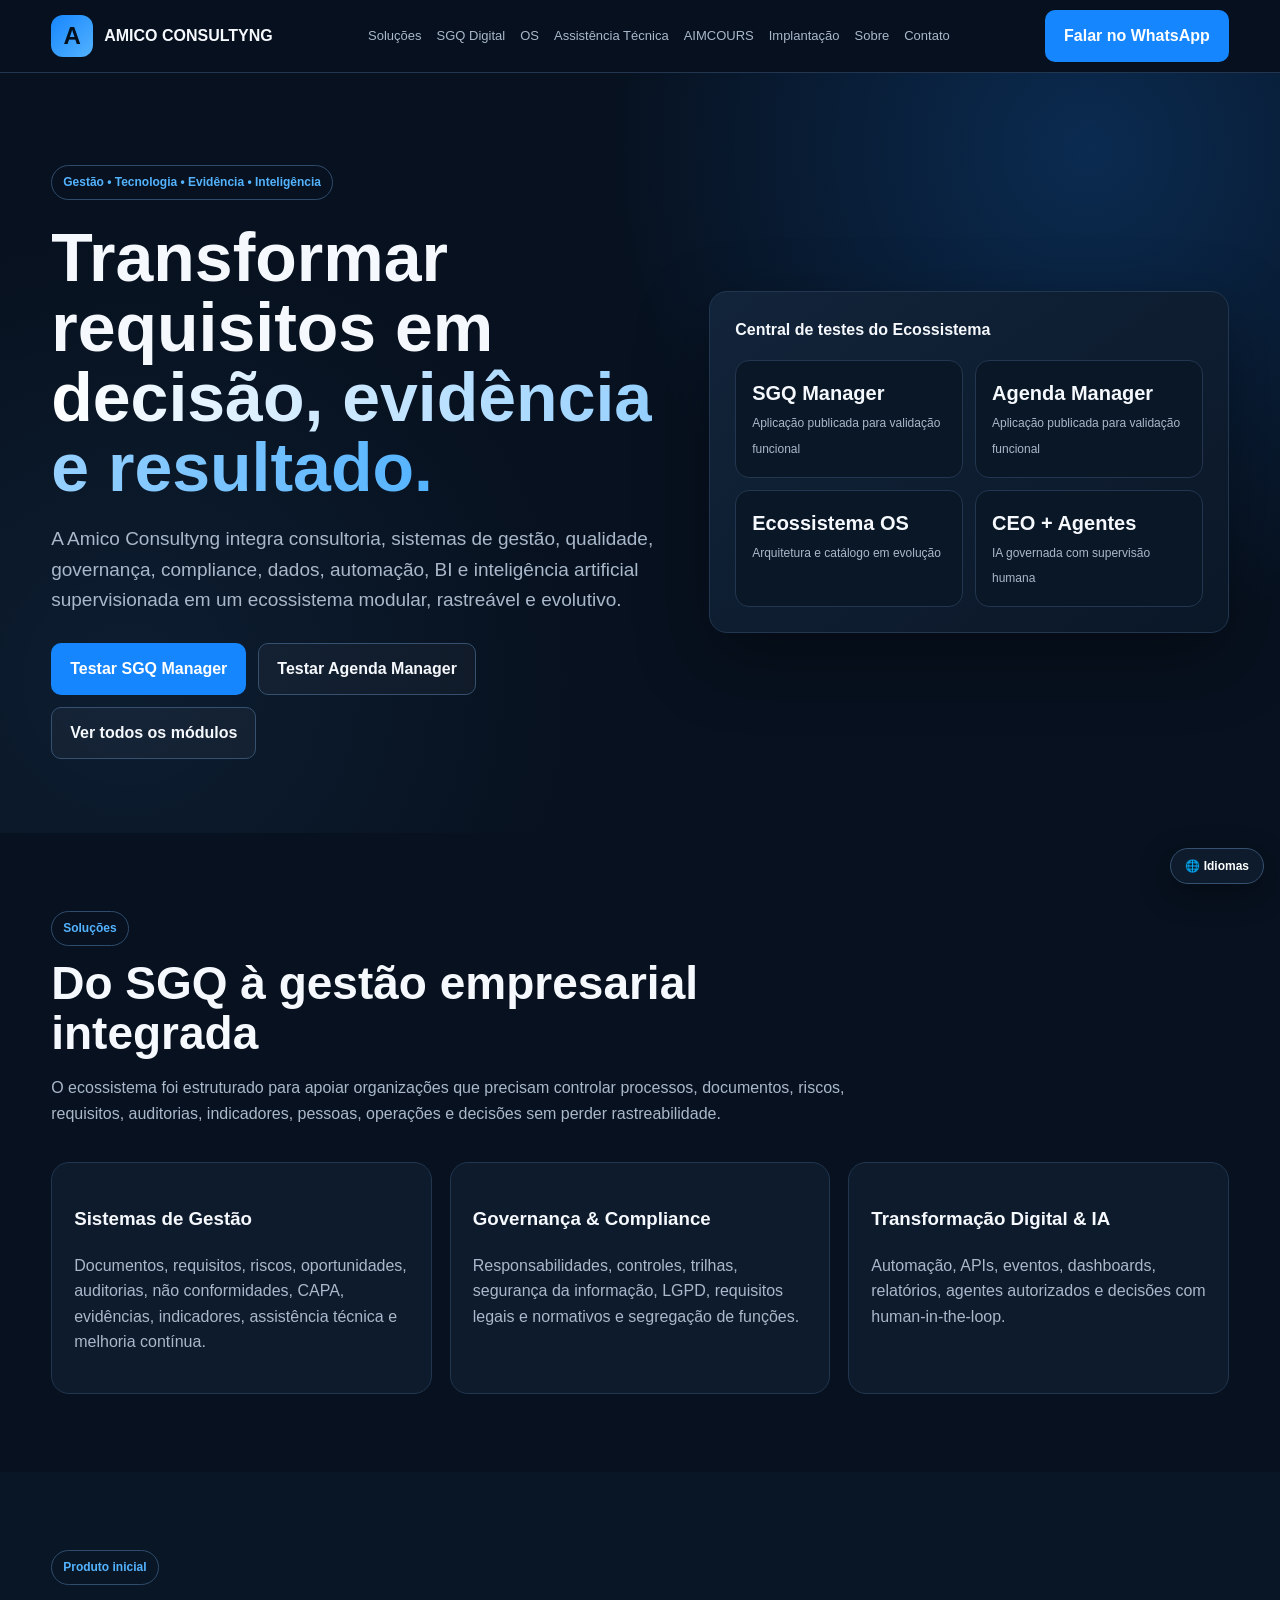
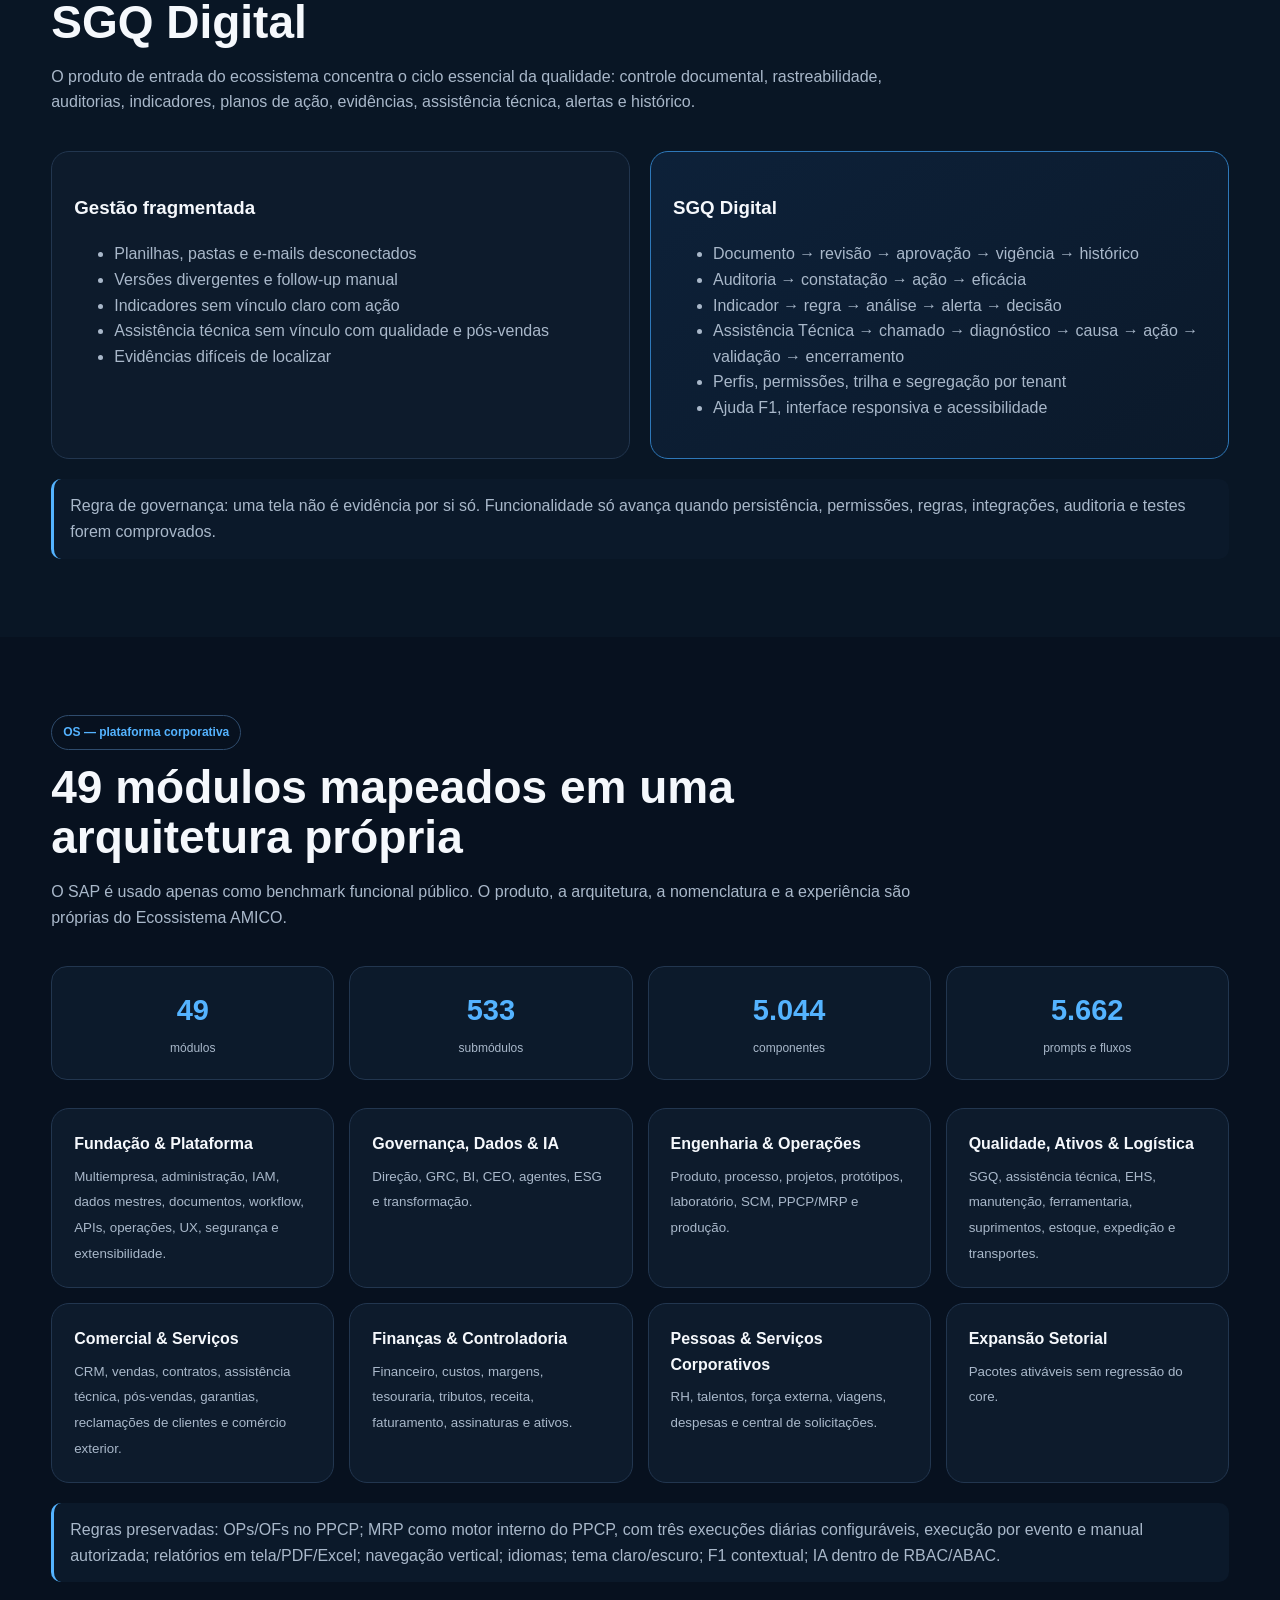
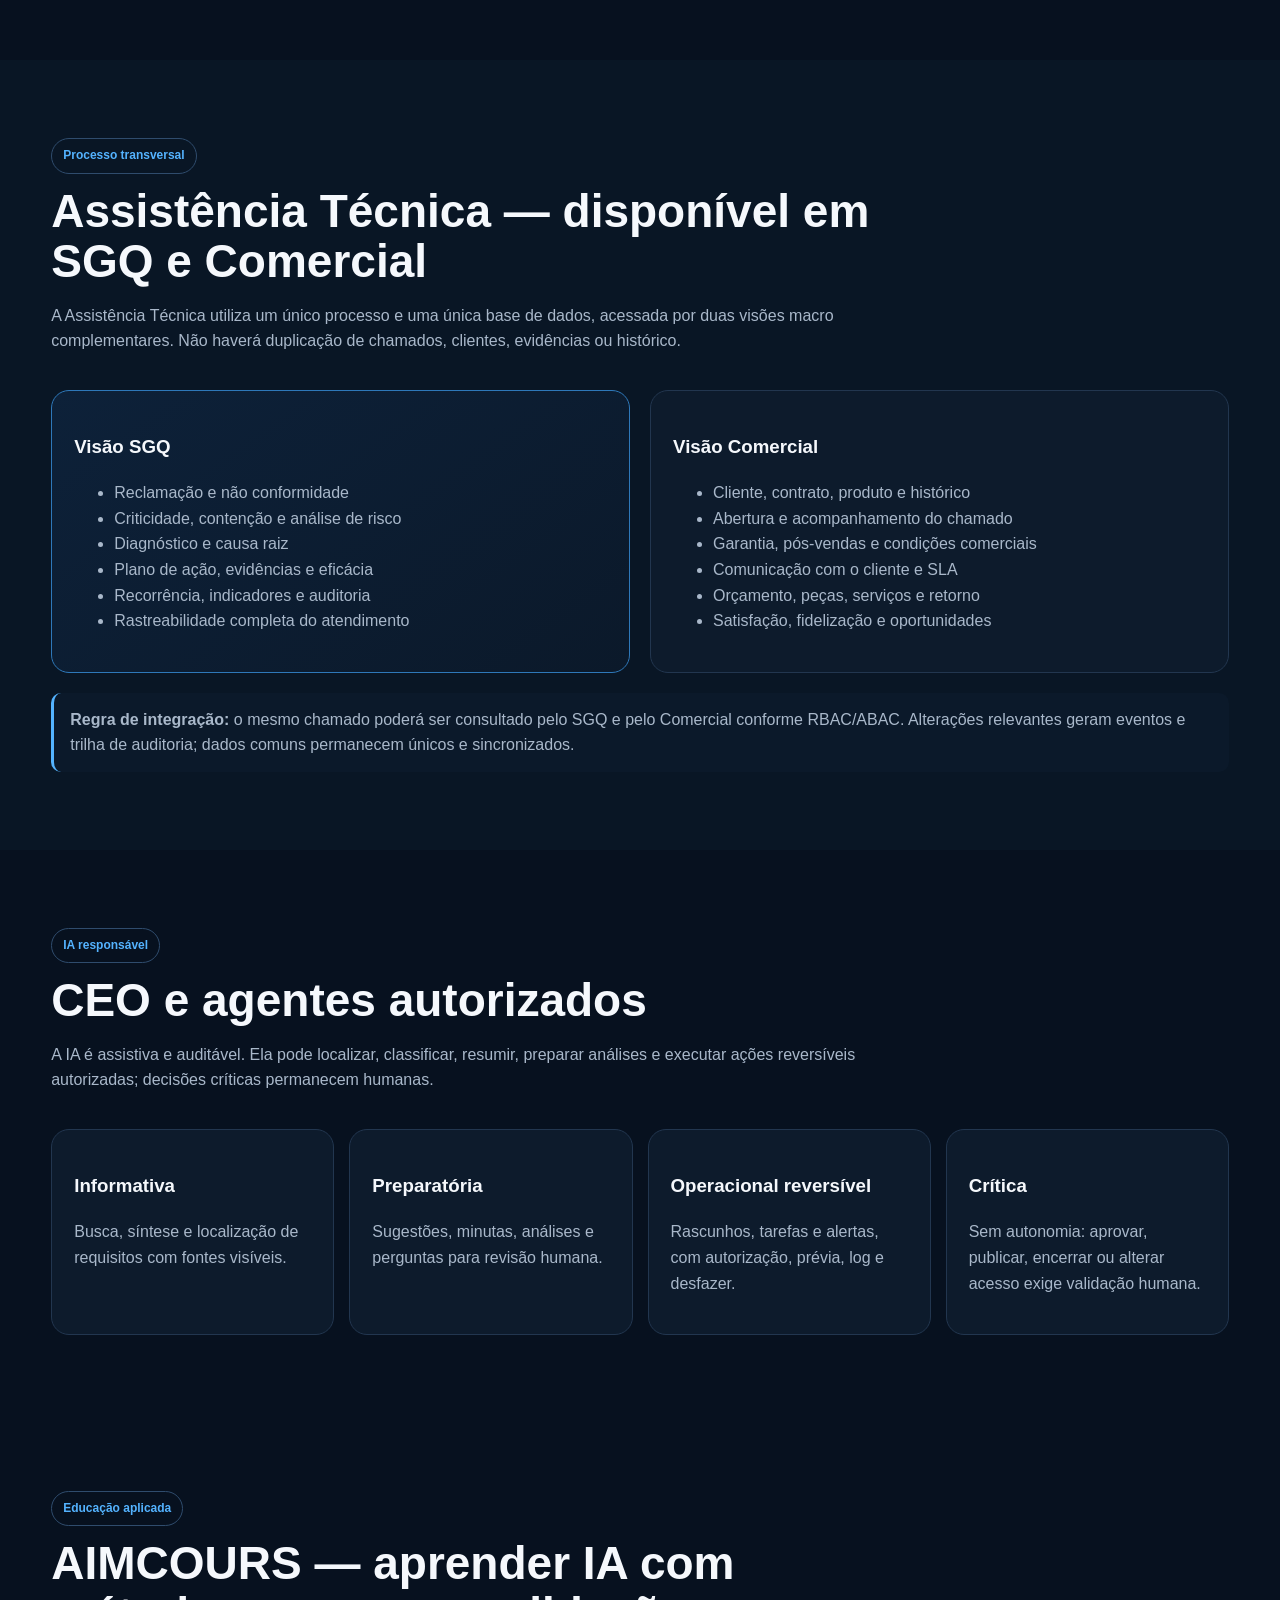
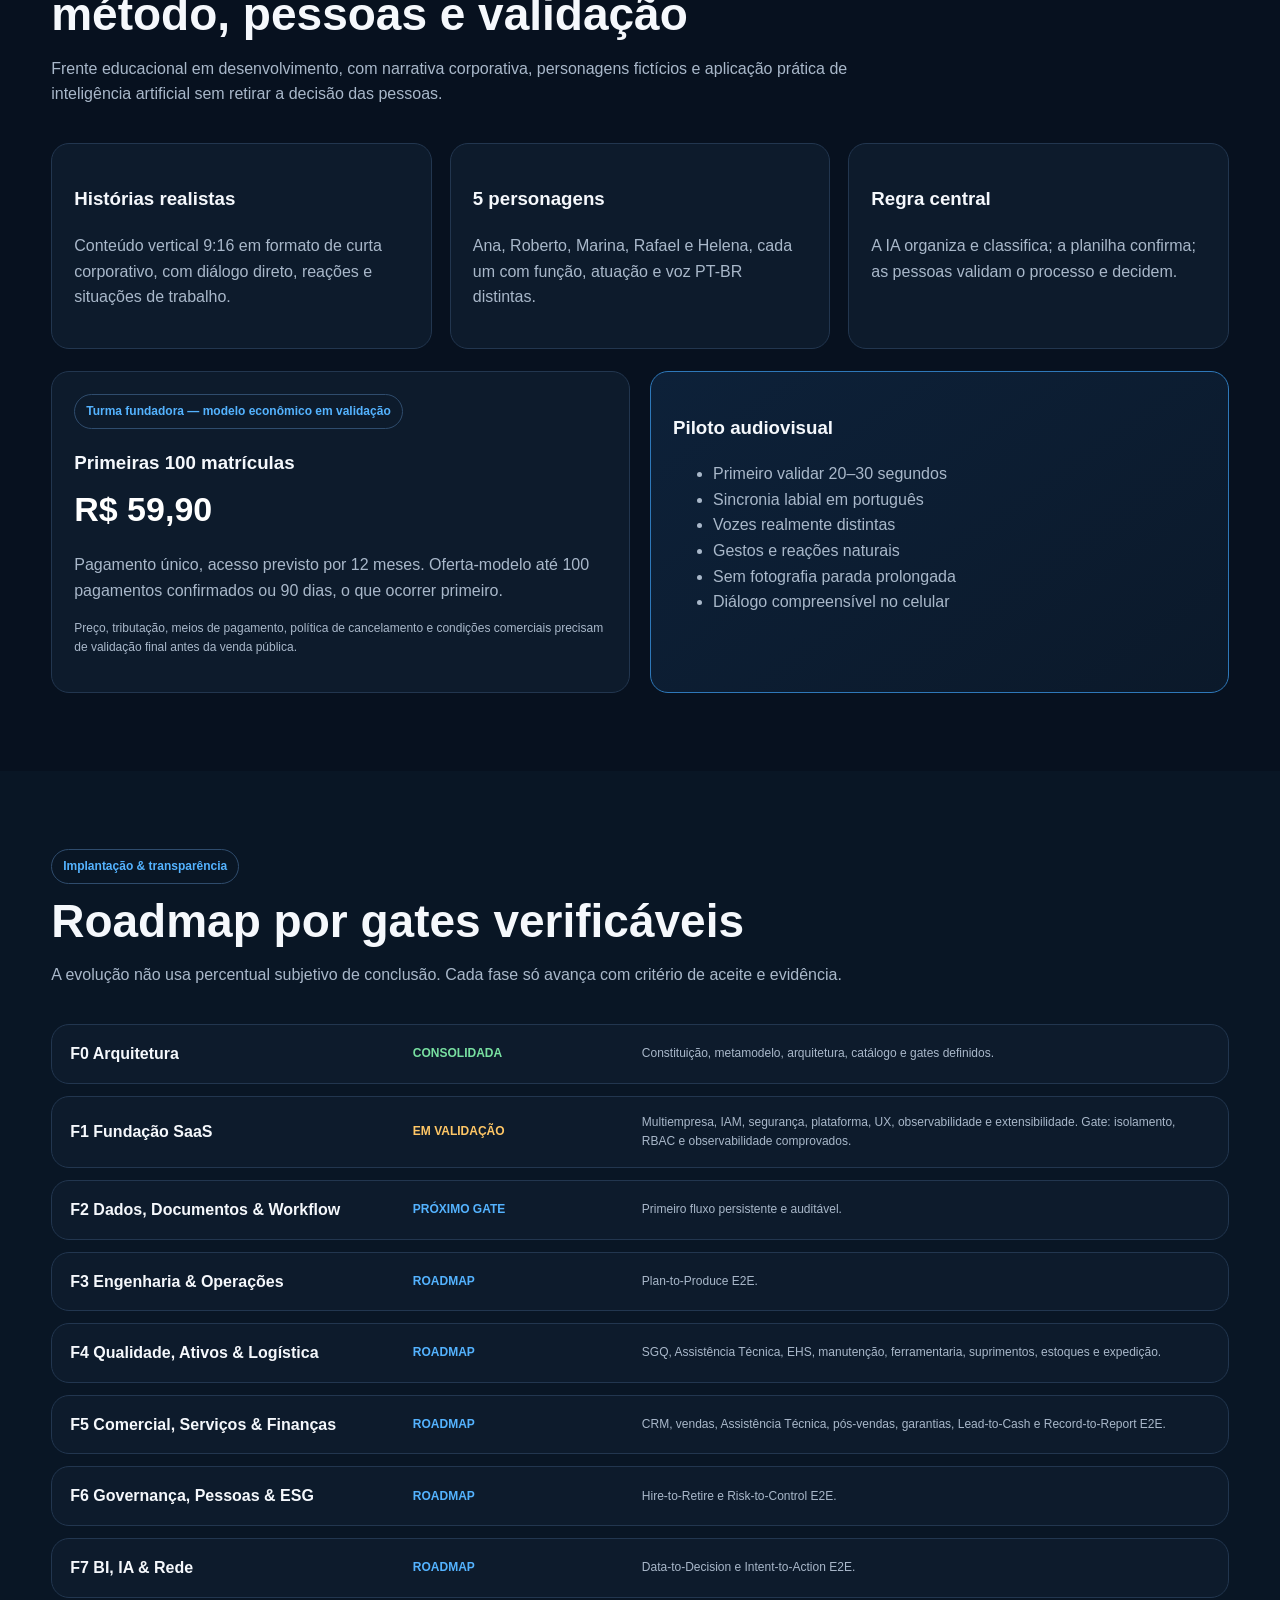
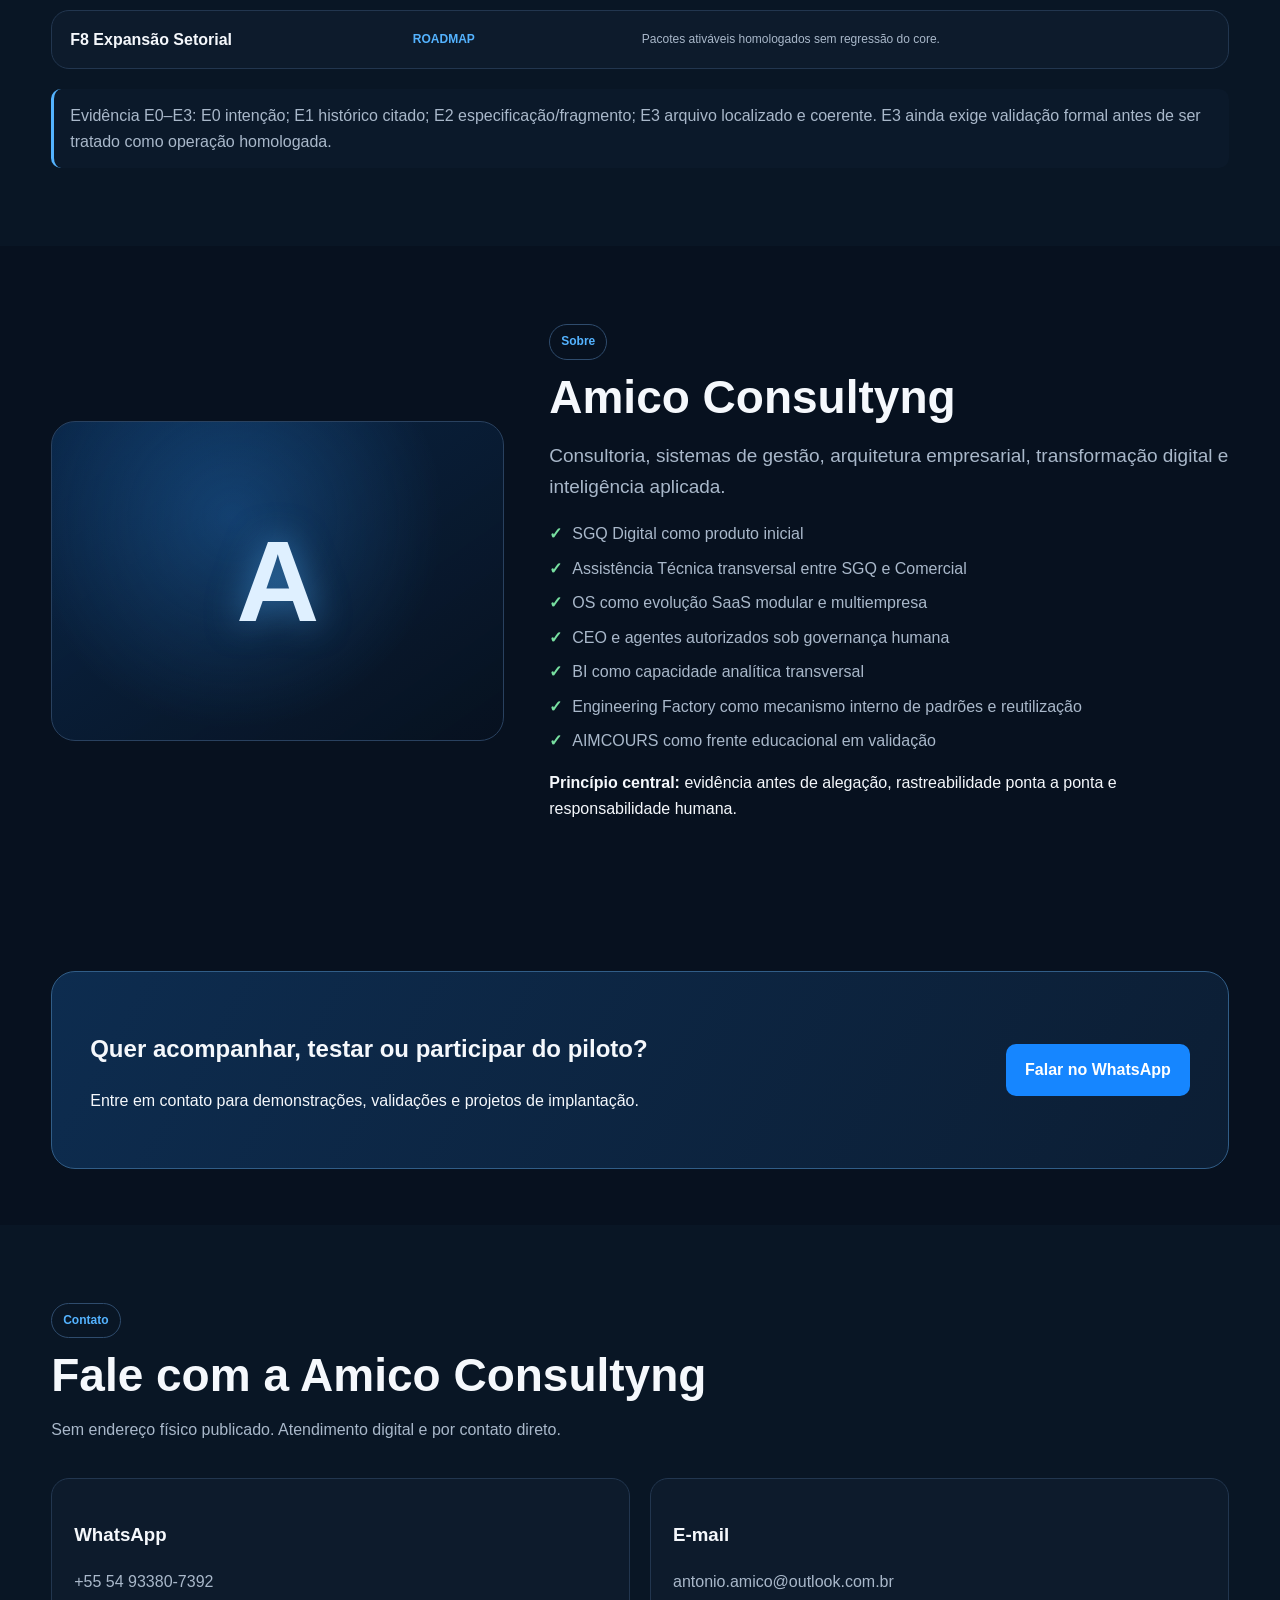
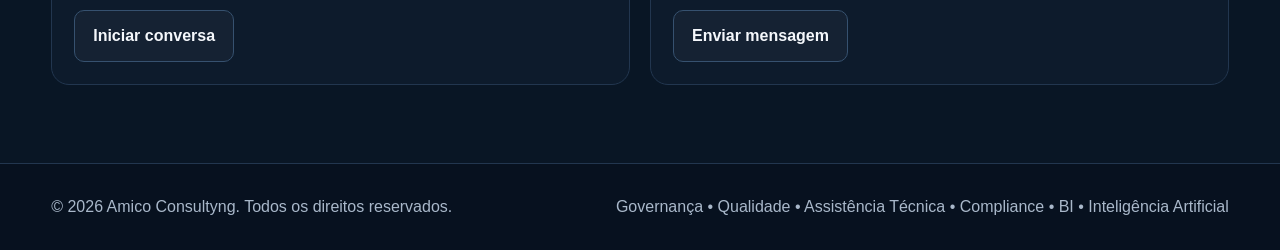
<file: index.html>
<!DOCTYPE html>
<html lang="pt-BR">
<head>
<meta charset="UTF-8">
<meta name="viewport" content="width=device-width,initial-scale=1.0">
<meta name="description" content="Amico Consultyng: SGQ Digital, OS SaaS, governança, qualidade, compliance, BI, agentes de IA, Assistência Técnica e AIMCOURS.">
<meta name="keywords" content="Amico Consultyng, SGQ Digital, OS SaaS, gestão da qualidade, assistência técnica, pós-vendas, comercial, ISO 9001, auditoria, governança, compliance, IA, AIMCOURS, BI">
<meta name="theme-color" content="#07111f">
<title>Amico Consultyng | Gestão, SGQ Digital, OS e IA</title>
<style>
:root{--bg:#07111f;--s:#0d1b2c;--s2:#12243a;--blue:#1686ff;--blue2:#54b3ff;--text:#f5f8fc;--muted:#a9b8ca;--line:#22364f;--green:#78e0a1;--amber:#ffc766;--purple:#b38cff;--max:1180px}*{box-sizing:border-box}html{scroll-behavior:smooth}body{margin:0;font-family:Inter,Segoe UI,Arial,sans-serif;background:var(--bg);color:var(--text);line-height:1.6}a{color:inherit;text-decoration:none}.container{width:min(92%,var(--max));margin:auto}.nav{position:sticky;top:0;z-index:50;background:rgba(7,17,31,.96);backdrop-filter:blur(14px);border-bottom:1px solid var(--line)}.nav-inner{min-height:72px;display:flex;align-items:center;justify-content:space-between;gap:18px}.brand{display:flex;align-items:center;gap:11px;font-weight:800}.logo{width:42px;height:42px;border-radius:12px;display:grid;place-items:center;background:linear-gradient(135deg,var(--blue),var(--blue2));color:#03101d;font-size:24px}.links{display:flex;gap:15px;align-items:center;font-size:13px;color:var(--muted)}.links a:hover{color:#fff}.btn{display:inline-flex;align-items:center;justify-content:center;gap:8px;padding:12px 18px;border-radius:10px;font-weight:700;border:1px solid transparent;transition:.2s}.btn-primary{background:var(--blue);color:#fff}.btn-secondary{border-color:#36516f;background:rgba(255,255,255,.03)}.hero{padding:92px 0 74px;background:radial-gradient(circle at 85% 10%,rgba(22,134,255,.22),transparent 38%),radial-gradient(circle at 10% 80%,rgba(84,179,255,.08),transparent 35%)}.hero-grid{display:grid;grid-template-columns:1.08fr .92fr;gap:48px;align-items:center}.eyebrow,.badge{display:inline-block;padding:7px 11px;border:1px solid #2f4c6d;border-radius:999px;color:var(--blue2);font-size:12px;font-weight:800}.hero h1{font-size:clamp(42px,6vw,68px);line-height:1.03;margin:22px 0}.gradient{background:linear-gradient(90deg,#fff,var(--blue2));-webkit-background-clip:text;background-clip:text;color:transparent}.lead{font-size:19px;color:var(--muted);max-width:760px}.actions{display:flex;flex-wrap:wrap;gap:12px;margin-top:28px}.panel,.card,.module,.road,.step{background:var(--s);border:1px solid var(--line);border-radius:18px}.panel{padding:25px;background:linear-gradient(145deg,var(--s2),#0a1727);box-shadow:0 25px 70px rgba(0,0,0,.35)}.metric-grid{display:grid;grid-template-columns:1fr 1fr;gap:12px}.metric{background:#0a1727;border:1px solid var(--line);border-radius:14px;padding:16px}.metric strong{font-size:20px;display:block}.metric span,.muted{font-size:12px;color:var(--muted)}.section{padding:78px 0}.alt{background:#091625}.section-head{max-width:860px;margin-bottom:36px}.section h2{font-size:clamp(31px,4vw,46px);line-height:1.1;margin:12px 0}.section-head p,.card p{color:var(--muted)}.grid3{display:grid;grid-template-columns:repeat(3,1fr);gap:18px}.grid4,.modules{display:grid;grid-template-columns:repeat(4,1fr);gap:15px}.card,.module,.step{padding:22px}.module b{display:block;margin-bottom:6px}.module small{color:var(--muted)}.compare{display:grid;grid-template-columns:1fr 1fr;gap:20px}.highlight{border-color:#2e78b9;background:linear-gradient(145deg,#0d2139,#0b192a)}ul{color:var(--muted)}.roadmap{display:grid;gap:12px}.road{display:grid;grid-template-columns:1.15fr .75fr 2fr;gap:16px;align-items:center;padding:16px 18px}.st{font-size:12px;font-weight:800}.live{color:var(--green)}.valid{color:var(--amber)}.plan{color:var(--blue2)}.e0{color:#8b99aa}.e1{color:#ffb86b}.e2{color:var(--amber)}.e3{color:var(--green)}.facts{display:grid;grid-template-columns:repeat(4,1fr);gap:15px}.fact{padding:20px;text-align:center;background:#0c1a2b;border:1px solid var(--line);border-radius:16px}.fact strong{font-size:29px;display:block;color:var(--blue2)}.fact span{font-size:12px;color:var(--muted)}.about{display:grid;grid-template-columns:.8fr 1.2fr;gap:45px;align-items:center}.about-panel{min-height:320px;border-radius:24px;border:1px solid #29415f;background:linear-gradient(145deg,rgba(22,134,255,.18),rgba(7,17,31,.4)),radial-gradient(circle at 40% 30%,#153e68,transparent 60%);display:grid;place-items:center}.about-logo{font-size:115px;font-weight:900;color:#dff0ff;text-shadow:0 0 35px rgba(84,179,255,.55)}.check{list-style:none;padding:0}.check li{margin:9px 0}.check li:before{content:'✓';color:var(--green);font-weight:900;margin-right:10px}.cta{padding:56px 0}.cta-box{border-radius:24px;padding:38px;background:linear-gradient(120deg,#0d2c4f,#0c1e34);border:1px solid #315d87;display:flex;justify-content:space-between;align-items:center;gap:24px}.contact-grid{display:grid;grid-template-columns:1fr 1fr;gap:20px}footer{border-top:1px solid var(--line);padding:30px 0;color:var(--muted)}.footer-inner{display:flex;justify-content:space-between;gap:20px;flex-wrap:wrap}.menu-btn{display:none;background:none;border:1px solid var(--line);color:#fff;border-radius:8px;padding:8px 10px}.note{border-left:3px solid var(--blue2);padding:14px 16px;background:#0b192a;color:var(--muted);border-radius:10px}.price{font-size:34px;font-weight:900;color:#fff}.small{font-size:12px;color:var(--muted)}
.lang-fab{position:fixed;right:16px;bottom:16px;z-index:9999;font-family:Inter,Segoe UI,Arial,sans-serif}.lang-toggle{border:1px solid #36516f;background:#0d1b2c;color:#fff;border-radius:999px;padding:10px 14px;font-size:12px;font-weight:800;box-shadow:0 10px 30px rgba(0,0,0,.35);cursor:pointer}.lang-panel{display:none;position:absolute;right:0;bottom:48px;width:min(310px,calc(100vw - 32px));background:#091625;border:1px solid #36516f;border-radius:14px;padding:12px;box-shadow:0 18px 45px rgba(0,0,0,.45)}.lang-fab.open .lang-panel{display:block}.lang-panel strong{display:block;margin-bottom:8px;font-size:12px}.lang-select{width:100%;height:38px;border:1px solid #36516f;border-radius:9px;background:#0d1b2c;color:#fff;padding:0 10px;font-size:12px}.lang-pt{width:100%;margin-top:8px;border:1px solid #36516f;background:transparent;color:#fff;border-radius:9px;padding:9px;font-size:12px;font-weight:800;cursor:pointer}#google_translate_element{position:absolute!important;left:-9999px!important;top:-9999px!important;width:1px!important;height:1px!important;overflow:hidden!important}body>.skiptranslate,.goog-te-banner-frame.skiptranslate{display:none!important}body{top:0!important}
@media(max-width:950px){.hero-grid,.about,.compare,.contact-grid{grid-template-columns:1fr}.grid3{grid-template-columns:1fr 1fr}.grid4,.modules,.facts{grid-template-columns:1fr 1fr}.links{display:none;position:absolute;top:72px;left:0;right:0;background:#07111f;padding:20px;flex-direction:column;border-bottom:1px solid var(--line)}.links.open{display:flex}.menu-btn{display:block}.road{grid-template-columns:1fr}}
@media(max-width:600px){.grid3,.grid4,.modules,.metric-grid,.facts{grid-template-columns:1fr}.hero h1{font-size:42px}.section{padding:60px 0}.nav .btn-primary{display:none}.lang-fab{right:10px;bottom:10px}.lang-toggle{font-size:11px;padding:9px 12px}}
</style>
</head>
<body>
<nav class="nav"><div class="container nav-inner"><a class="brand" href="#inicio"><span class="logo">A</span><span>AMICO CONSULTYNG</span></a><button class="menu-btn" aria-label="Abrir menu" onclick="document.querySelector('.links').classList.toggle('open')">☰</button><div class="links"><a href="#solucoes">Soluções</a><a href="#sgq">SGQ Digital</a><a href="#os">OS</a><a href="#assistencia">Assistência Técnica</a><a href="#aimcours">AIMCOURS</a><a href="#implantacao">Implantação</a><a href="#sobre">Sobre</a><a href="#contato">Contato</a></div><a class="btn btn-primary" href="https://wa.me/5554933807392?text=Olá,%20quero%20conhecer%20as%20soluções%20da%20Amico%20Consultyng." target="_blank" rel="noopener">Falar no WhatsApp</a></div></nav>
<header id="inicio" class="hero"><div class="container hero-grid"><div><span class="eyebrow">Gestão • Tecnologia • Evidência • Inteligência</span><h1>Transformar requisitos em <span class="gradient">decisão, evidência e resultado.</span></h1><p class="lead">A Amico Consultyng integra consultoria, sistemas de gestão, qualidade, governança, compliance, dados, automação, BI e inteligência artificial supervisionada em um ecossistema modular, rastreável e evolutivo.</p><div class="actions"><a class="btn btn-primary" href="sgq-manager-online/">Testar SGQ Manager</a><a class="btn btn-secondary" href="agenda-manager/">Testar Agenda Manager</a><a class="btn btn-secondary" href="#os">Ver todos os módulos</a></div></div><div class="panel"><strong>Central de testes do Ecossistema</strong><div class="metric-grid" style="margin-top:18px"><a class="metric" href="sgq-manager-online/"><strong>SGQ Manager</strong><span>Aplicação publicada para validação funcional</span></a><a class="metric" href="agenda-manager/"><strong>Agenda Manager</strong><span>Aplicação publicada para validação funcional</span></a><div class="metric"><strong>Ecossistema OS</strong><span>Arquitetura e catálogo em evolução</span></div><div class="metric"><strong>CEO + Agentes</strong><span>IA governada com supervisão humana</span></div></div></div></div></header>
<section id="solucoes" class="section"><div class="container"><div class="section-head"><span class="eyebrow">Soluções</span><h2>Do SGQ à gestão empresarial integrada</h2><p>O ecossistema foi estruturado para apoiar organizações que precisam controlar processos, documentos, riscos, requisitos, auditorias, indicadores, pessoas, operações e decisões sem perder rastreabilidade.</p></div><div class="grid3"><article class="card"><h3>Sistemas de Gestão</h3><p>Documentos, requisitos, riscos, oportunidades, auditorias, não conformidades, CAPA, evidências, indicadores, assistência técnica e melhoria contínua.</p></article><article class="card"><h3>Governança & Compliance</h3><p>Responsabilidades, controles, trilhas, segurança da informação, LGPD, requisitos legais e normativos e segregação de funções.</p></article><article class="card"><h3>Transformação Digital & IA</h3><p>Automação, APIs, eventos, dashboards, relatórios, agentes autorizados e decisões com human-in-the-loop.</p></article></div></div></section>
<section id="sgq" class="section alt"><div class="container"><div class="section-head"><span class="eyebrow">Produto inicial</span><h2>SGQ Digital</h2><p>O produto de entrada do ecossistema concentra o ciclo essencial da qualidade: controle documental, rastreabilidade, auditorias, indicadores, planos de ação, evidências, assistência técnica, alertas e histórico.</p></div><div class="compare"><article class="card"><h3>Gestão fragmentada</h3><ul><li>Planilhas, pastas e e-mails desconectados</li><li>Versões divergentes e follow-up manual</li><li>Indicadores sem vínculo claro com ação</li><li>Assistência técnica sem vínculo com qualidade e pós-vendas</li><li>Evidências difíceis de localizar</li></ul></article><article class="card highlight"><h3>SGQ Digital</h3><ul><li>Documento → revisão → aprovação → vigência → histórico</li><li>Auditoria → constatação → ação → eficácia</li><li>Indicador → regra → análise → alerta → decisão</li><li>Assistência Técnica → chamado → diagnóstico → causa → ação → validação → encerramento</li><li>Perfis, permissões, trilha e segregação por tenant</li><li>Ajuda F1, interface responsiva e acessibilidade</li></ul></article></div><div class="note" style="margin-top:20px">Regra de governança: uma tela não é evidência por si só. Funcionalidade só avança quando persistência, permissões, regras, integrações, auditoria e testes forem comprovados.</div></div></section>
<section id="os" class="section"><div class="container"><div class="section-head"><span class="eyebrow">OS — plataforma corporativa</span><h2>49 módulos mapeados em uma arquitetura própria</h2><p>O SAP é usado apenas como benchmark funcional público. O produto, a arquitetura, a nomenclatura e a experiência são próprias do Ecossistema AMICO.</p></div><div class="facts"><div class="fact"><strong>49</strong><span>módulos</span></div><div class="fact"><strong>533</strong><span>submódulos</span></div><div class="fact"><strong>5.044</strong><span>componentes</span></div><div class="fact"><strong>5.662</strong><span>prompts e fluxos</span></div></div><div class="modules" style="margin-top:28px"><div class="module"><b>Fundação & Plataforma</b><small>Multiempresa, administração, IAM, dados mestres, documentos, workflow, APIs, operações, UX, segurança e extensibilidade.</small></div><div class="module"><b>Governança, Dados & IA</b><small>Direção, GRC, BI, CEO, agentes, ESG e transformação.</small></div><div class="module"><b>Engenharia & Operações</b><small>Produto, processo, projetos, protótipos, laboratório, SCM, PPCP/MRP e produção.</small></div><div class="module"><b>Qualidade, Ativos & Logística</b><small>SGQ, assistência técnica, EHS, manutenção, ferramentaria, suprimentos, estoque, expedição e transportes.</small></div><div class="module"><b>Comercial & Serviços</b><small>CRM, vendas, contratos, assistência técnica, pós-vendas, garantias, reclamações de clientes e comércio exterior.</small></div><div class="module"><b>Finanças & Controladoria</b><small>Financeiro, custos, margens, tesouraria, tributos, receita, faturamento, assinaturas e ativos.</small></div><div class="module"><b>Pessoas & Serviços Corporativos</b><small>RH, talentos, força externa, viagens, despesas e central de solicitações.</small></div><div class="module"><b>Expansão Setorial</b><small>Pacotes ativáveis sem regressão do core.</small></div></div><div class="note" style="margin-top:20px">Regras preservadas: OPs/OFs no PPCP; MRP como motor interno do PPCP, com três execuções diárias configuráveis, execução por evento e manual autorizada; relatórios em tela/PDF/Excel; navegação vertical; idiomas; tema claro/escuro; F1 contextual; IA dentro de RBAC/ABAC.</div></div></section>
<section id="assistencia" class="section alt"><div class="container"><div class="section-head"><span class="eyebrow">Processo transversal</span><h2>Assistência Técnica — disponível em SGQ e Comercial</h2><p>A Assistência Técnica utiliza um único processo e uma única base de dados, acessada por duas visões macro complementares. Não haverá duplicação de chamados, clientes, evidências ou histórico.</p></div><div class="compare"><article class="card highlight"><h3>Visão SGQ</h3><ul><li>Reclamação e não conformidade</li><li>Criticidade, contenção e análise de risco</li><li>Diagnóstico e causa raiz</li><li>Plano de ação, evidências e eficácia</li><li>Recorrência, indicadores e auditoria</li><li>Rastreabilidade completa do atendimento</li></ul></article><article class="card"><h3>Visão Comercial</h3><ul><li>Cliente, contrato, produto e histórico</li><li>Abertura e acompanhamento do chamado</li><li>Garantia, pós-vendas e condições comerciais</li><li>Comunicação com o cliente e SLA</li><li>Orçamento, peças, serviços e retorno</li><li>Satisfação, fidelização e oportunidades</li></ul></article></div><div class="note" style="margin-top:20px"><strong>Regra de integração:</strong> o mesmo chamado poderá ser consultado pelo SGQ e pelo Comercial conforme RBAC/ABAC. Alterações relevantes geram eventos e trilha de auditoria; dados comuns permanecem únicos e sincronizados.</div></div></section>
<section id="ia" class="section"><div class="container"><div class="section-head"><span class="eyebrow">IA responsável</span><h2>CEO e agentes autorizados</h2><p>A IA é assistiva e auditável. Ela pode localizar, classificar, resumir, preparar análises e executar ações reversíveis autorizadas; decisões críticas permanecem humanas.</p></div><div class="grid4"><article class="card"><h3>Informativa</h3><p>Busca, síntese e localização de requisitos com fontes visíveis.</p></article><article class="card"><h3>Preparatória</h3><p>Sugestões, minutas, análises e perguntas para revisão humana.</p></article><article class="card"><h3>Operacional reversível</h3><p>Rascunhos, tarefas e alertas, com autorização, prévia, log e desfazer.</p></article><article class="card"><h3>Crítica</h3><p>Sem autonomia: aprovar, publicar, encerrar ou alterar acesso exige validação humana.</p></article></div></div></section>
<section id="aimcours" class="section"><div class="container"><div class="section-head"><span class="eyebrow">Educação aplicada</span><h2>AIMCOURS — aprender IA com método, pessoas e validação</h2><p>Frente educacional em desenvolvimento, com narrativa corporativa, personagens fictícios e aplicação prática de inteligência artificial sem retirar a decisão das pessoas.</p></div><div class="grid3"><article class="card"><h3>Histórias realistas</h3><p>Conteúdo vertical 9:16 em formato de curta corporativo, com diálogo direto, reações e situações de trabalho.</p></article><article class="card"><h3>5 personagens</h3><p>Ana, Roberto, Marina, Rafael e Helena, cada um com função, atuação e voz PT-BR distintas.</p></article><article class="card"><h3>Regra central</h3><p>A IA organiza e classifica; a planilha confirma; as pessoas validam o processo e decidem.</p></article></div><div class="compare" style="margin-top:22px"><article class="card"><span class="badge">Turma fundadora — modelo econômico em validação</span><h3 style="margin-bottom:4px">Primeiras 100 matrículas</h3><div class="price">R$ 59,90</div><p>Pagamento único, acesso previsto por 12 meses. Oferta-modelo até 100 pagamentos confirmados ou 90 dias, o que ocorrer primeiro.</p><p class="small">Preço, tributação, meios de pagamento, política de cancelamento e condições comerciais precisam de validação final antes da venda pública.</p></article><article class="card highlight"><h3>Piloto audiovisual</h3><ul><li>Primeiro validar 20–30 segundos</li><li>Sincronia labial em português</li><li>Vozes realmente distintas</li><li>Gestos e reações naturais</li><li>Sem fotografia parada prolongada</li><li>Diálogo compreensível no celular</li></ul></article></div></div></section>
<section id="implantacao" class="section alt"><div class="container"><div class="section-head"><span class="eyebrow">Implantação & transparência</span><h2>Roadmap por gates verificáveis</h2><p>A evolução não usa percentual subjetivo de conclusão. Cada fase só avança com critério de aceite e evidência.</p></div><div class="roadmap"><div class="road"><strong>F0 Arquitetura</strong><span class="st live">CONSOLIDADA</span><span class="muted">Constituição, metamodelo, arquitetura, catálogo e gates definidos.</span></div><div class="road"><strong>F1 Fundação SaaS</strong><span class="st valid">EM VALIDAÇÃO</span><span class="muted">Multiempresa, IAM, segurança, plataforma, UX, observabilidade e extensibilidade. Gate: isolamento, RBAC e observabilidade comprovados.</span></div><div class="road"><strong>F2 Dados, Documentos & Workflow</strong><span class="st plan">PRÓXIMO GATE</span><span class="muted">Primeiro fluxo persistente e auditável.</span></div><div class="road"><strong>F3 Engenharia & Operações</strong><span class="st plan">ROADMAP</span><span class="muted">Plan-to-Produce E2E.</span></div><div class="road"><strong>F4 Qualidade, Ativos & Logística</strong><span class="st plan">ROADMAP</span><span class="muted">SGQ, Assistência Técnica, EHS, manutenção, ferramentaria, suprimentos, estoques e expedição.</span></div><div class="road"><strong>F5 Comercial, Serviços & Finanças</strong><span class="st plan">ROADMAP</span><span class="muted">CRM, vendas, Assistência Técnica, pós-vendas, garantias, Lead-to-Cash e Record-to-Report E2E.</span></div><div class="road"><strong>F6 Governança, Pessoas & ESG</strong><span class="st plan">ROADMAP</span><span class="muted">Hire-to-Retire e Risk-to-Control E2E.</span></div><div class="road"><strong>F7 BI, IA & Rede</strong><span class="st plan">ROADMAP</span><span class="muted">Data-to-Decision e Intent-to-Action E2E.</span></div><div class="road"><strong>F8 Expansão Setorial</strong><span class="st plan">ROADMAP</span><span class="muted">Pacotes ativáveis homologados sem regressão do core.</span></div></div><div class="note" style="margin-top:20px">Evidência E0–E3: E0 intenção; E1 histórico citado; E2 especificação/fragmento; E3 arquivo localizado e coerente. E3 ainda exige validação formal antes de ser tratado como operação homologada.</div></div></section>
<section id="sobre" class="section"><div class="container about"><div class="about-panel"><div class="about-logo">A</div></div><div><span class="eyebrow">Sobre</span><h2>Amico Consultyng</h2><p class="lead">Consultoria, sistemas de gestão, arquitetura empresarial, transformação digital e inteligência aplicada.</p><ul class="check"><li>SGQ Digital como produto inicial</li><li>Assistência Técnica transversal entre SGQ e Comercial</li><li>OS como evolução SaaS modular e multiempresa</li><li>CEO e agentes autorizados sob governança humana</li><li>BI como capacidade analítica transversal</li><li>Engineering Factory como mecanismo interno de padrões e reutilização</li><li>AIMCOURS como frente educacional em validação</li></ul><p><strong>Princípio central:</strong> evidência antes de alegação, rastreabilidade ponta a ponta e responsabilidade humana.</p></div></div></section>
<section class="cta"><div class="container"><div class="cta-box"><div><h2>Quer acompanhar, testar ou participar do piloto?</h2><p>Entre em contato para demonstrações, validações e projetos de implantação.</p></div><a class="btn btn-primary" href="https://wa.me/5554933807392?text=Olá,%20quero%20falar%20sobre%20a%20Amico%20Consultyng,%20SGQ%20Digital,%20Assistência%20Técnica,%20OS%20ou%20AIMCOURS." target="_blank" rel="noopener">Falar no WhatsApp</a></div></div></section>
<section id="contato" class="section alt"><div class="container"><div class="section-head"><span class="eyebrow">Contato</span><h2>Fale com a Amico Consultyng</h2><p>Sem endereço físico publicado. Atendimento digital e por contato direto.</p></div><div class="contact-grid"><div class="card"><h3>WhatsApp</h3><p>+55 54 93380-7392</p><a class="btn btn-secondary" href="https://wa.me/5554933807392" target="_blank" rel="noopener">Iniciar conversa</a></div><div class="card"><h3>E-mail</h3><p>antonio.amico@outlook.com.br</p><a class="btn btn-secondary" href="mailto:antonio.amico@outlook.com.br">Enviar mensagem</a></div></div></div></section>
<footer><div class="container footer-inner"><div>© <span id="year"></span> Amico Consultyng. Todos os direitos reservados.</div><div>Governança • Qualidade • Assistência Técnica • Compliance • BI • Inteligência Artificial</div></div></footer>
<div class="lang-fab notranslate" translate="no" id="langFab"><button class="lang-toggle" type="button" aria-expanded="false" onclick="toggleLanguages(this)">🌐 Idiomas</button><div class="lang-panel"><strong>Selecione o idioma</strong><select class="lang-select" id="langSelect" onchange="setLanguage(this.value)"><option value="">Escolher idioma...</option><option value="en">🇺🇸 English</option><option value="es">🇪🇸 Español</option><option value="fr">🇫🇷 Français</option><option value="de">🇩🇪 Deutsch</option><option value="it">🇮🇹 Italiano</option><option value="nl">🇳🇱 Nederlands</option><option value="pl">🇵🇱 Polski</option><option value="cs">🇨🇿 Čeština</option><option value="ro">🇷🇴 Română</option><option value="hu">🇭🇺 Magyar</option><option value="sv">🇸🇪 Svenska</option><option value="da">🇩🇰 Dansk</option><option value="no">🇳🇴 Norsk</option><option value="fi">🇫🇮 Suomi</option><option value="el">🇬🇷 Ελληνικά</option><option value="tr">🇹🇷 Türkçe</option><option value="ru">🇷🇺 Русский</option><option value="uk">🇺🇦 Українська</option><option value="ar">🇸🇦 العربية</option><option value="he">🇮🇱 עברית</option><option value="hi">🇮🇳 हिन्दी</option><option value="bn">🇧🇩 বাংলা</option><option value="ur">🇵🇰 اردو</option><option value="id">🇮🇩 Bahasa Indonesia</option><option value="ms">🇲🇾 Bahasa Melayu</option><option value="vi">🇻🇳 Tiếng Việt</option><option value="th">🇹🇭 ไทย</option><option value="zh-CN">🇨🇳 中文</option><option value="zh-TW">🇹🇼 繁體中文</option><option value="ja">🇯🇵 日本語</option><option value="ko">🇰🇷 한국어</option></select><button class="lang-pt" type="button" onclick="restorePtBr()">🇧🇷 Voltar para PT-BR</button><div id="google_translate_element"></div></div></div>
<script>
function googleTranslateElementInit(){new google.translate.TranslateElement({pageLanguage:'pt',autoDisplay:false},'google_translate_element')}
function toggleLanguages(btn){var fab=document.getElementById('langFab');var open=fab.classList.toggle('open');btn.setAttribute('aria-expanded',open?'true':'false')}
function setCookie(name,value){var max=';max-age=31536000';document.cookie=name+'='+value+';path=/'+max+';SameSite=Lax';document.cookie=name+'='+value+';path=/Amico_Consultyng/'+max+';SameSite=Lax'}
function clearTranslate(){document.cookie='googtrans=;expires=Thu, 01 Jan 1970 00:00:00 GMT;path=/;SameSite=Lax';document.cookie='googtrans=;expires=Thu, 01 Jan 1970 00:00:00 GMT;path=/Amico_Consultyng/;SameSite=Lax'}
function setLanguage(lang){if(!lang)return;if(lang==='pt'){restorePtBr();return}setCookie('googtrans','/pt/'+lang);window.location.reload()}
function restorePtBr(){clearTranslate();try{localStorage.removeItem('googtrans')}catch(e){}window.location.href=window.location.pathname+window.location.search}
document.addEventListener('click',function(e){var fab=document.getElementById('langFab');if(fab&&!fab.contains(e.target)){fab.classList.remove('open');var b=fab.querySelector('.lang-toggle');if(b)b.setAttribute('aria-expanded','false')}});
document.getElementById('year').textContent=new Date().getFullYear();document.querySelectorAll('.links a').forEach(a=>a.addEventListener('click',()=>document.querySelector('.links').classList.remove('open')));
</script>
<script src="https://translate.google.com/translate_a/element.js?cb=googleTranslateElementInit" async></script>
</body></html>
</file>
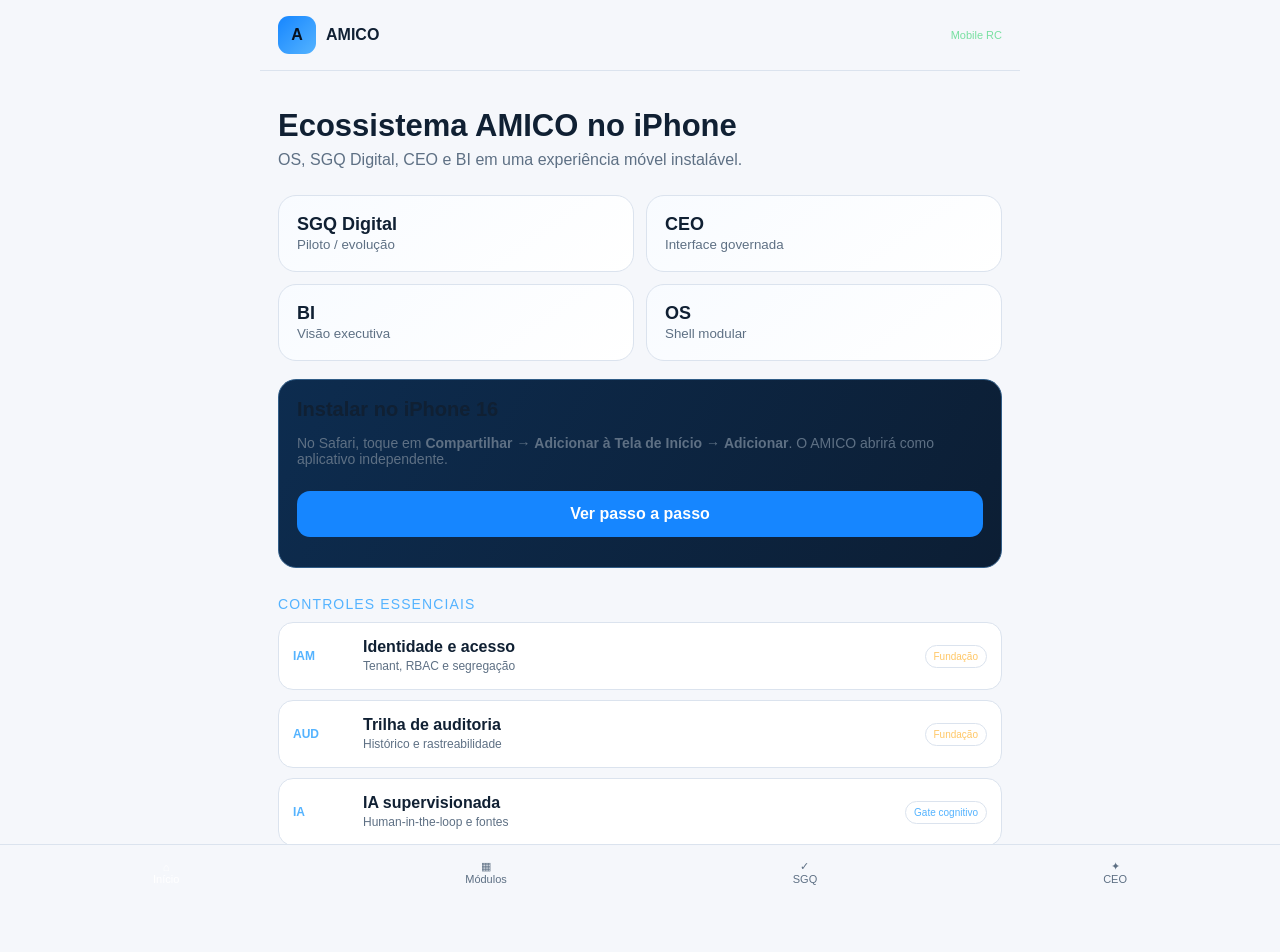
<file: app/index.html>
<!DOCTYPE html>
<html lang="pt-BR">
<head>
<meta charset="UTF-8">
<meta name="viewport" content="width=device-width,initial-scale=1,viewport-fit=cover">
<meta name="theme-color" content="#07111f">
<meta name="apple-mobile-web-app-capable" content="yes">
<meta name="apple-mobile-web-app-status-bar-style" content="black-translucent">
<meta name="apple-mobile-web-app-title" content="AMICO">
<link rel="manifest" href="manifest.webmanifest">
<link rel="icon" href="icon.svg" type="image/svg+xml">
<link rel="apple-touch-icon" href="icon.svg">
<title>AMICO Mobile</title>
<style>
:root{--bg:#07111f;--card:#0d1b2c;--card2:#12243a;--line:#22364f;--text:#f5f8fc;--muted:#a9b8ca;--blue:#1686ff;--blue2:#54b3ff;--green:#78e0a1;--amber:#ffc766}*{box-sizing:border-box}html,body{margin:0;min-height:100%;font-family:-apple-system,BlinkMacSystemFont,"Segoe UI",sans-serif;background:var(--bg);color:var(--text)}body{padding:env(safe-area-inset-top) 0 env(safe-area-inset-bottom)}button,a{font:inherit}.app{max-width:760px;margin:auto;min-height:100vh}.top{position:sticky;top:0;z-index:20;padding:16px 18px;background:rgba(7,17,31,.92);backdrop-filter:blur(16px);border-bottom:1px solid var(--line);display:flex;align-items:center;justify-content:space-between}.brand{display:flex;align-items:center;gap:10px;font-weight:800}.logo{width:38px;height:38px;border-radius:11px;display:grid;place-items:center;background:linear-gradient(135deg,var(--blue),var(--blue2));color:#07111f;font-weight:900}.badge{font-size:11px;color:var(--green)}main{padding:18px 18px 96px}.hero{padding:20px 0 8px}.hero h1{font-size:31px;line-height:1.1;margin:0 0 8px}.hero p{margin:0;color:var(--muted)}.grid{display:grid;grid-template-columns:1fr 1fr;gap:12px;margin:18px 0}.card{background:linear-gradient(145deg,var(--card2),var(--card));border:1px solid var(--line);border-radius:18px;padding:18px}.card strong{display:block;font-size:18px}.card small{color:var(--muted)}.section-title{margin:28px 0 10px;font-size:14px;color:var(--blue2);text-transform:uppercase;letter-spacing:.08em}.module{display:flex;gap:12px;align-items:center;padding:15px 14px;border:1px solid var(--line);background:var(--card);border-radius:15px;margin:10px 0}.module .code{min-width:58px;font-size:12px;font-weight:800;color:var(--blue2)}.module .txt{flex:1}.module .txt b{display:block}.module .txt span{font-size:12px;color:var(--muted)}.status{font-size:10px;padding:5px 8px;border-radius:999px;border:1px solid var(--line);white-space:nowrap}.ok{color:var(--green)}.dev{color:var(--amber)}.plan{color:var(--blue2)}.install{background:linear-gradient(120deg,#0d2c4f,#0c1e34);border:1px solid #315d87;border-radius:18px;padding:18px;margin-top:18px}.install h2{font-size:20px;margin:0 0 8px}.install p{color:var(--muted);font-size:14px}.btn{width:100%;border:0;border-radius:13px;padding:14px 16px;font-weight:800;background:var(--blue);color:white;margin-top:10px}.tabs{position:fixed;left:0;right:0;bottom:0;background:rgba(7,17,31,.96);backdrop-filter:blur(16px);border-top:1px solid var(--line);padding:8px max(10px,env(safe-area-inset-right)) calc(8px + env(safe-area-inset-bottom)) max(10px,env(safe-area-inset-left));display:flex;justify-content:space-around;z-index:30}.tab{background:none;border:0;color:var(--muted);font-size:11px;padding:7px 9px}.tab.active{color:white}.panel{display:none}.panel.active{display:block}.note{font-size:12px;color:var(--muted);margin-top:12px}.offline{display:none;margin:10px 18px 0;padding:8px 12px;border-radius:12px;background:#3a2b0f;color:#ffe0a1;font-size:12px}@media(max-width:430px){.grid{grid-template-columns:1fr 1fr}.hero h1{font-size:28px}.module{align-items:flex-start;flex-wrap:wrap}.status{margin-left:70px}}@media(prefers-color-scheme:light){:root{--bg:#f5f7fb;--card:#fff;--card2:#f8fbff;--line:#dbe3ee;--text:#102033;--muted:#5e7084}.top,.tabs{background:rgba(245,247,251,.94)}}
</style>
</head>
<body>
<div class="app">
<header class="top"><div class="brand"><span class="logo">A</span><span>AMICO</span></div><span class="badge">Mobile RC</span></header>
<div id="offline" class="offline">Sem conexão. Conteúdo básico disponível em cache.</div>
<main>
<section id="inicio" class="panel active">
<div class="hero"><h1>Ecossistema AMICO no iPhone</h1><p>OS, SGQ Digital, CEO e BI em uma experiência móvel instalável.</p></div>
<div class="grid"><div class="card"><strong>SGQ Digital</strong><small>Piloto / evolução</small></div><div class="card"><strong>CEO</strong><small>Interface governada</small></div><div class="card"><strong>BI</strong><small>Visão executiva</small></div><div class="card"><strong>OS</strong><small>Shell modular</small></div></div>
<div class="install"><h2>Instalar no iPhone 16</h2><p>No Safari, toque em <b>Compartilhar</b> → <b>Adicionar à Tela de Início</b> → <b>Adicionar</b>. O AMICO abrirá como aplicativo independente.</p><button class="btn" onclick="showInstallHelp()">Ver passo a passo</button><div id="help" class="note"></div></div>
<p class="section-title">Controles essenciais</p>
<div class="module"><span class="code">IAM</span><div class="txt"><b>Identidade e acesso</b><span>Tenant, RBAC e segregação</span></div><span class="status dev">Fundação</span></div>
<div class="module"><span class="code">AUD</span><div class="txt"><b>Trilha de auditoria</b><span>Histórico e rastreabilidade</span></div><span class="status dev">Fundação</span></div>
<div class="module"><span class="code">IA</span><div class="txt"><b>IA supervisionada</b><span>Human-in-the-loop e fontes</span></div><span class="status plan">Gate cognitivo</span></div>
</section>
<section id="modulos" class="panel">
<div class="hero"><h1>Módulos OS</h1><p>Navegação móvel por domínio, mantendo o estado real de evolução.</p></div>
<div class="module"><span class="code">DIR</span><div class="txt"><b>Direção e Governança</b><span>Estratégia, objetivos e decisões</span></div><span class="status plan">F2</span></div>
<div class="module"><span class="code">SGQ</span><div class="txt"><b>Sistema de Gestão e Qualidade</b><span>Documentos, auditorias, ações e indicadores</span></div><span class="status dev">F4</span></div>
<div class="module"><span class="code">PPCP</span><div class="txt"><b>Planejamento e Controle da Produção</b><span>MRP, OPs/OFs, capacidade e programação</span></div><span class="status plan">F3</span></div>
<div class="module"><span class="code">PRD</span><div class="txt"><b>Produção, MES e Rastreabilidade</b><span>Execução e apontamentos</span></div><span class="status plan">F3</span></div>
<div class="module"><span class="code">SUP</span><div class="txt"><b>Suprimentos</b><span>Compras e fornecedores</span></div><span class="status plan">F4</span></div>
<div class="module"><span class="code">LOG</span><div class="txt"><b>Logística</b><span>Estoque, almoxarifado e expedição</span></div><span class="status plan">F4</span></div>
<div class="module"><span class="code">MNT</span><div class="txt"><b>Manutenção Industrial</b><span>Ativos, preventiva e corretiva</span></div><span class="status plan">F4</span></div>
<div class="module"><span class="code">BI</span><div class="txt"><b>Dados, Analytics e Relatórios</b><span>KPIs, alertas e cruzamentos</span></div><span class="status plan">F7</span></div>
</section>
<section id="sgq" class="panel">
<div class="hero"><h1>SGQ Digital</h1><p>Primeiro produto operacional do ecossistema e núcleo do piloto.</p></div>
<div class="module"><span class="code">DOC</span><div class="txt"><b>Documentos e registros</b><span>Revisão, aprovação, vigência e evidências</span></div><span class="status dev">Em evolução</span></div>
<div class="module"><span class="code">RQ045</span><div class="txt"><b>Planos de ação</b><span>Origem, causa, prazo, evidência e eficácia</span></div><span class="status dev">Em evolução</span></div>
<div class="module"><span class="code">AUD</span><div class="txt"><b>Auditorias</b><span>Programa, constatações e follow-up</span></div><span class="status dev">Em evolução</span></div>
<div class="module"><span class="code">KPI</span><div class="txt"><b>Indicadores</b><span>Meta, tendência, análise e ação</span></div><span class="status dev">Em evolução</span></div>
<div class="module"><span class="code">AGEN</span><div class="txt"><b>Agenda e alertas</b><span>Prazos, recorrências e escalonamento</span></div><span class="status plan">Próximo incremento</span></div>
</section>
<section id="ceo" class="panel">
<div class="hero"><h1>CEO e Agentes</h1><p>Camada cognitiva com governança, permissões, RAG e supervisão humana.</p></div>
<div class="install"><h2>Gate de segurança ativo</h2><p>A interface está disponível para validação visual, mas chamadas reais a LLM permanecem bloqueadas até homologação do gateway cognitivo, grounding, isolamento entre tenants, custo, latência e segurança.</p></div>
<div class="module"><span class="code">CEO</span><div class="txt"><b>Orquestrador</b><span>Coordenação de especialistas</span></div><span class="status plan">F4.1</span></div>
<div class="module"><span class="code">SGQ</span><div class="txt"><b>Assistente SGQ</b><span>Análise com fontes e revisão humana</span></div><span class="status plan">F4.1</span></div>
<div class="module"><span class="code">AUD</span><div class="txt"><b>Agente Auditor</b><span>Preparação e análise de evidências</span></div><span class="status plan">F4.1</span></div>
<div class="module"><span class="code">NOR</span><div class="txt"><b>Agente Normativo</b><span>Consulta e impacto de requisitos</span></div><span class="status plan">F4.1</span></div>
</section>
</main>
<nav class="tabs" aria-label="Navegação principal"><button class="tab active" data-target="inicio">⌂<br>Início</button><button class="tab" data-target="modulos">▦<br>Módulos</button><button class="tab" data-target="sgq">✓<br>SGQ</button><button class="tab" data-target="ceo">✦<br>CEO</button></nav>
</div>
<script>
const tabs=document.querySelectorAll('.tab');const panels=document.querySelectorAll('.panel');tabs.forEach(t=>t.addEventListener('click',()=>{tabs.forEach(x=>x.classList.remove('active'));panels.forEach(x=>x.classList.remove('active'));t.classList.add('active');document.getElementById(t.dataset.target).classList.add('active');window.scrollTo({top:0,behavior:'smooth'});}));
function showInstallHelp(){document.getElementById('help').innerHTML='1. Abra esta página no Safari.<br>2. Toque no ícone Compartilhar.<br>3. Role e escolha “Adicionar à Tela de Início”.<br>4. Confirme “AMICO” e toque em Adicionar.<br>5. Abra pelo novo ícone na tela do iPhone.';}
function connectivity(){document.getElementById('offline').style.display=navigator.onLine?'none':'block'}window.addEventListener('online',connectivity);window.addEventListener('offline',connectivity);connectivity();
if('serviceWorker' in navigator){window.addEventListener('load',()=>navigator.serviceWorker.register('./sw.js').catch(()=>{}));}
</script>
</body>
</html>
</file>
